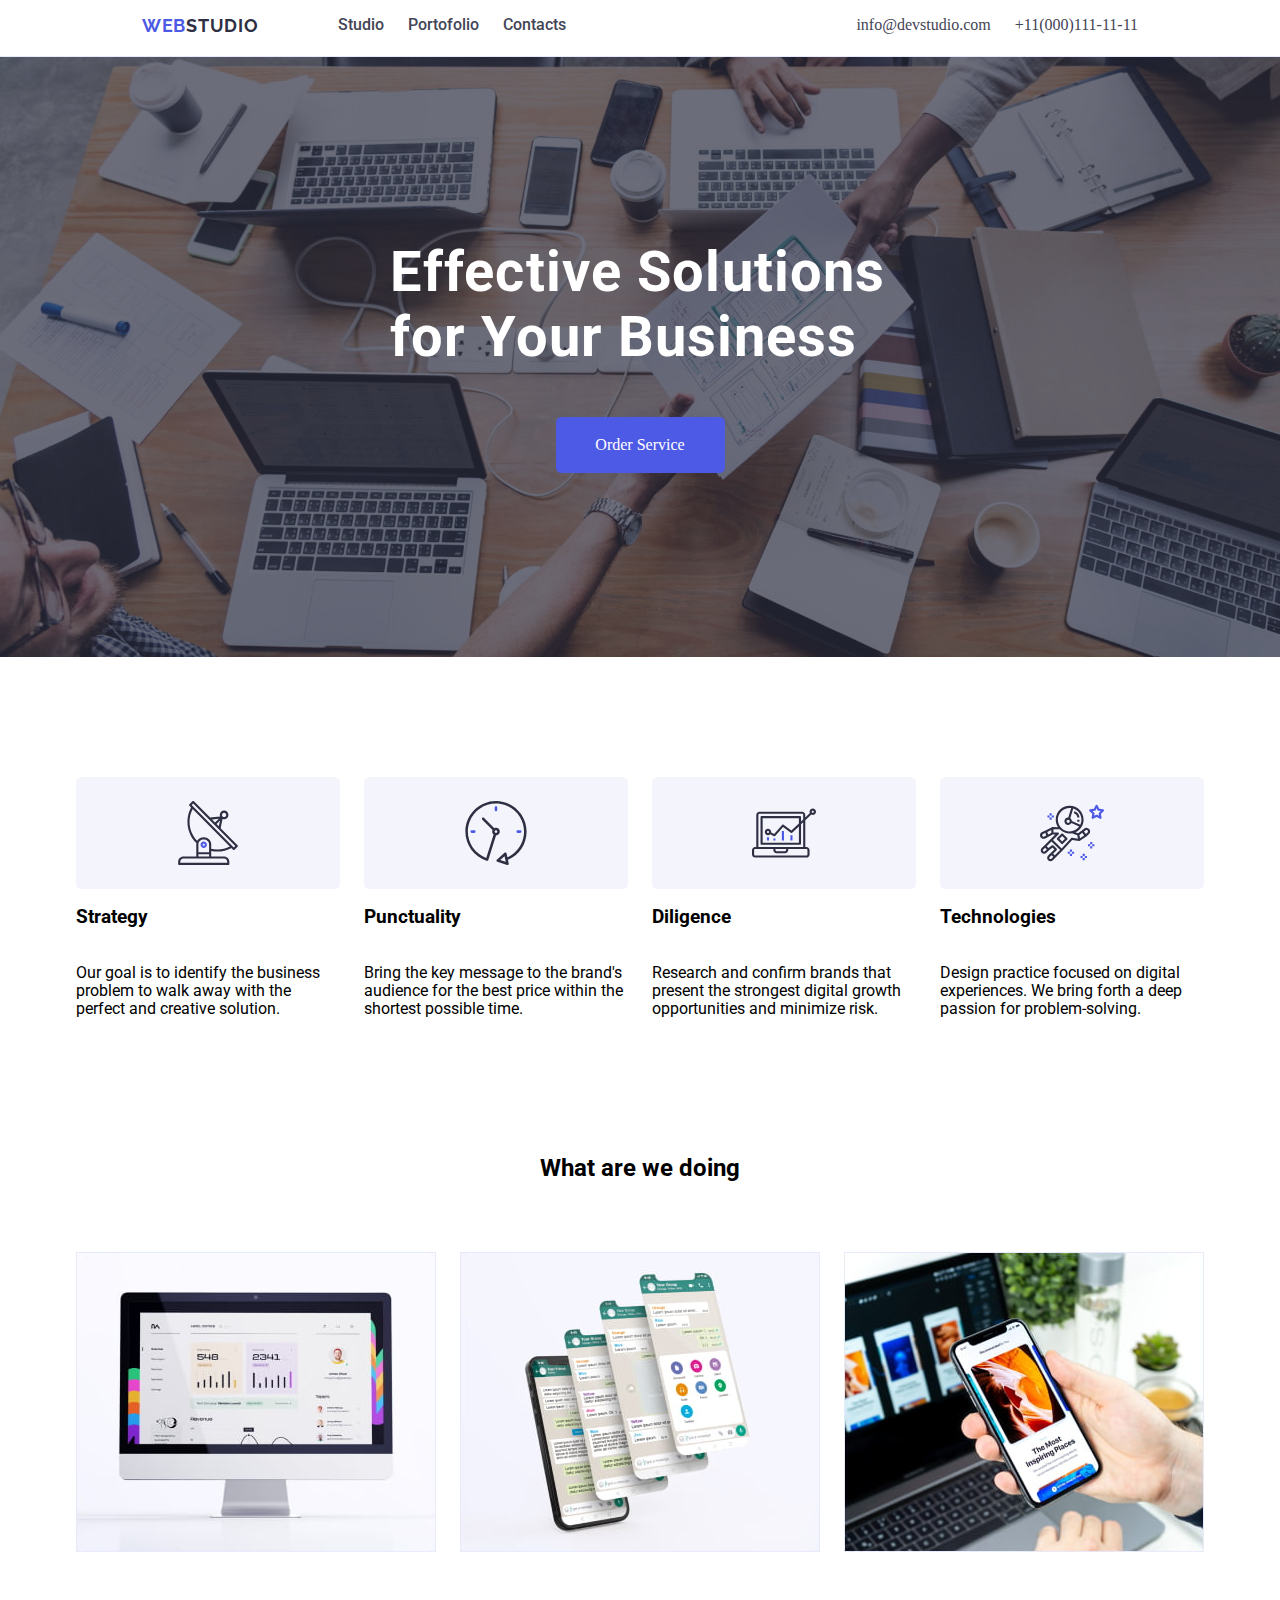
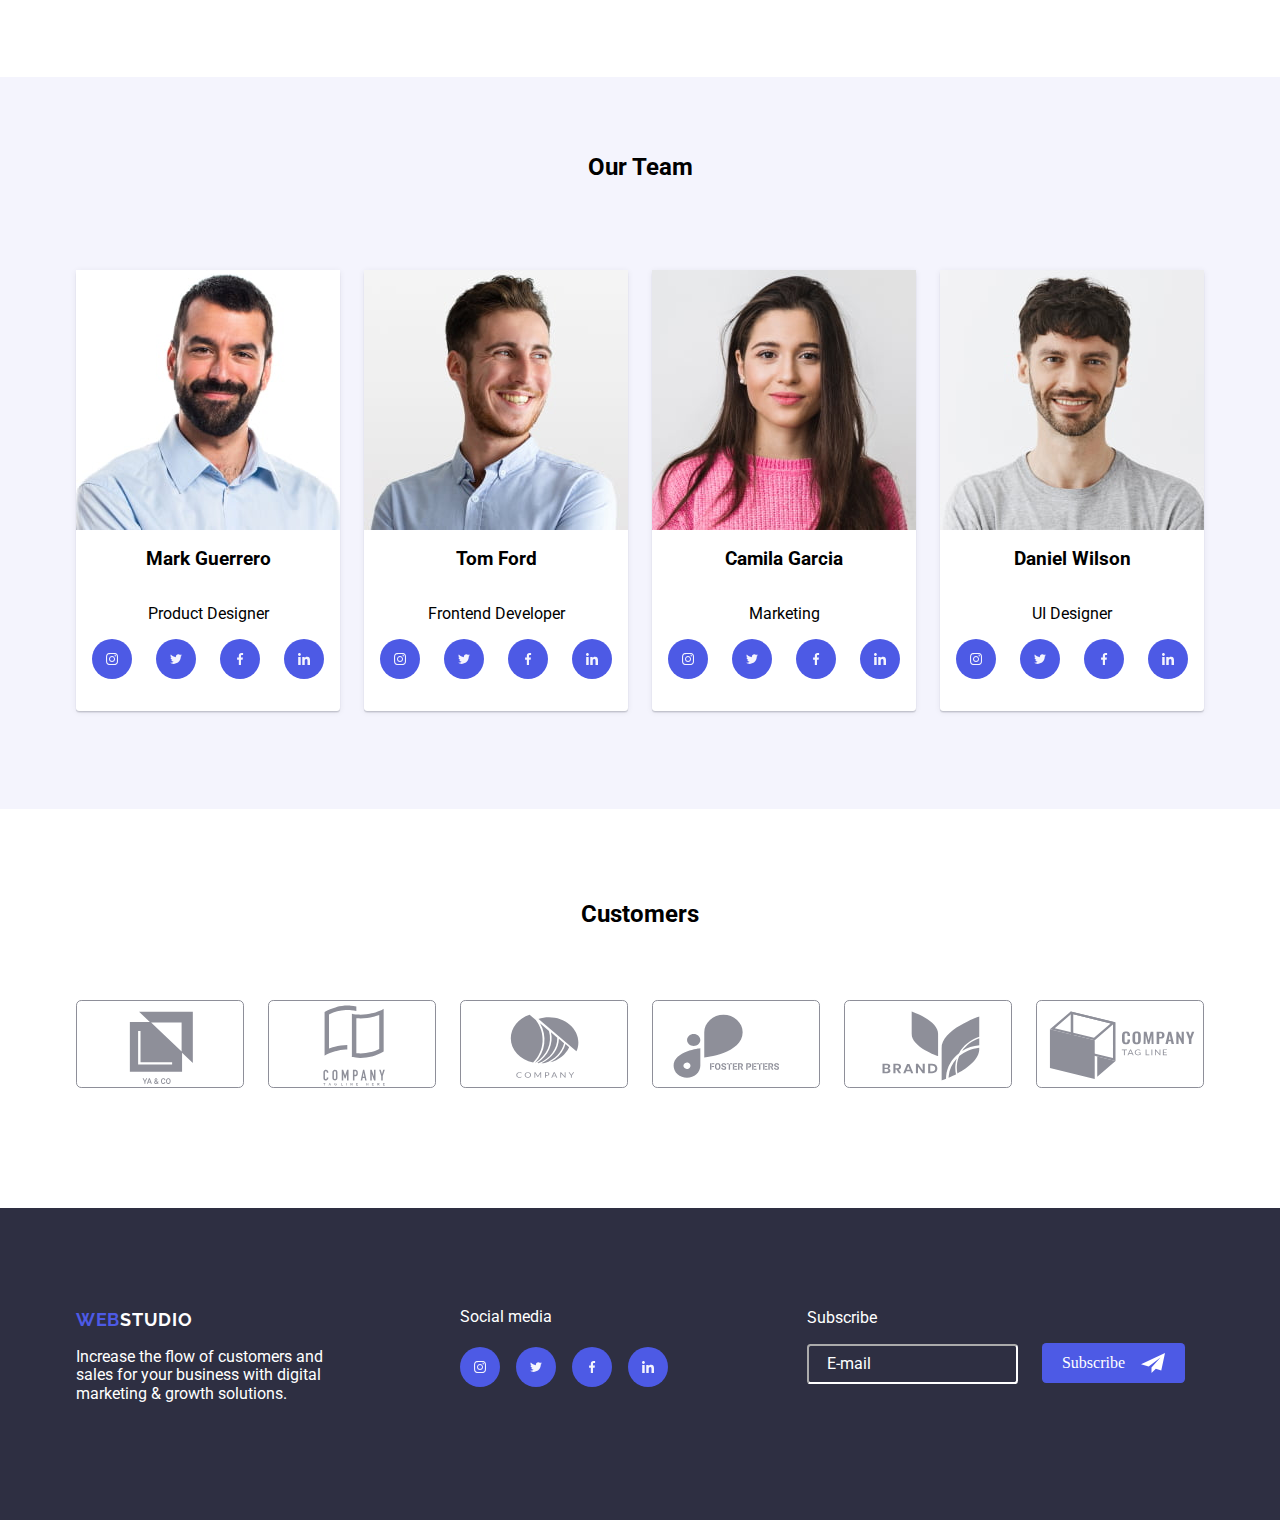
<file: index.html>
<!DOCTYPE html>
<html lang="en">

<head>
    <meta charset="UTF-8">
    <meta name="viewport" content="width=device-width, initial-scale=1.0">
    <title>Web Studio</title>
    <link rel="preconnect" href="https://fonts.googleapis.com">
    <link rel="preconnect" href="https://fonts.gstatic.com" crossorigin>
    <link
        href="https://fonts.googleapis.com/css2?family=Raleway:ital,wght@0,700;1,700&family=Roboto:wght@400;500;700;900&display=swap"
        rel="stylesheet">
    <link rel="stylesheet" href="./css/modern-normalize.css">
    <link rel="stylesheet" href="./css/styles.css">
</head>

<body>
    <!-- header -->
    <header class="header">
        <!-- Logo -->
        <a href="index.html" class="logo-link">
            <P class="logo"></P>
        </a>
        <!-- Nav-bar -->
        <nav class="header-links">
            <ul class="nav">
                <li><a class="nav" href="index.html">Studio</a></li>
                <li><a class="nav" href="portofolio.html">Portofolio</a></li>
                <li><a class="nav" href="contacts.html">Contacts</a></li>
            </ul>
        </nav>
        <ul>
            <li class="header-links contact-links contact-space">
                <!-- Mail -->
                <a href="mailto:info@devstudio.com" rel="noreferrer noopener nofollow"
                    class="contact-links">info@devstudio.com</a>
                <!-- Tel -->
                <a href="tel:+11(000)111-11-11" rel="noreferrer noopener nofollow"
                    class="contact-links">+11(000)111-11-11</a>
            </li>
        </ul>
    </header>
    <main>
        <!-- hero-section -->
        <section class="container">
            <div class="hero-section">
                <h1 class="hero-title">Effective Solutions for Your Business</h1>
                <button type="button" data-modal-open class="order-button order-service-btn ">Order
                    Service</button>
            </div>
            <div class="modal is-hidden" data-modal>
                <div class="modal-content">
                    <button class="close-btn" data-modal-close>&times;</button>
                    <h2 class="h2-modal">Leave your contacts and we will call you back</h2>
                    <form class="form-container" action="/submit_form" method="post">
                        <div class="form-elements border">
                            <label class="form-name" for="name">Name</label>
                            <svg class="icon-person">
                                <use href="./images/icons.svg#icon-person-black">
                                </use>
                            </svg>
                            <div class="border-imput">
                                <input class="form-name-imput" type="text" id="name" name="name" required>
                            </div>
                        </div>
                        <div class="form-elements border">
                            <label class="form-phone" for="phone">Phone</label>
                            <svg class="icon-phone">
                                <use href="./images/icons.svg#icon-phone-black">
                                </use>
                            </svg>
                            <div class="border-imput">
                                <input class="form-phone-imput" type="tel" id="phone" name="phone" required>
                            </div>
                        </div>
                        <div class="form-elements border">
                            <label class="form-email" for="email">Email</label>
                            <svg class="icon-email">
                                <use href="./images/icons.svg#icon-email-black">
                                </use>
                            </svg>
                            <div class="border-imput">
                                <input class="form-email-imput" type="email" id="email" name="email" required>
                            </div>
                        </div>
                        <div class="form-elements">
                            <label class="form-comment" for="comment">Comment</label>
                            <textarea class="from-comment-imput" id="comment" name="comment" rows="5"
                                placeholder="Text imput" required></textarea>
                        </div>
                        <div class="form-conditions form-elements">
                            <input class="imput-checkbox" type="checkbox" id="terms" name="terms" required>
                            <label class="label-terms" for="terms">I accept the terms and conditions of the <a
                                    class="label-terms" href="url">Privacy Policy </a></label>
                        </div>
                        <input class="submit-form" type="submit" value="Send">
                    </form>
                </div>
            </div>
        </section>
        <!-- Our-goals-section-->
        <section class="container">
            <div>
                <ul class="our-goals">
                    <li>
                        <div class="goals-container">
                            <svg width="64" height="64" class="goals-icons">
                                <use href="./images/icons.svg#icon-antenna">
                                </use>
                            </svg>
                        </div>
                        <h3>Strategy</h3>
                        <p>Our goal is to identify the business problem to walk away with the perfect and
                            creative
                            solution.</p>
                    </li>
                    <li>
                        <div class="goals-container">
                            <svg width="64" height="64" class="goals-icons">
                                <use href="./images/icons.svg#icon-clock">
                                </use>
                            </svg>
                        </div>
                        <h3>Punctuality</h3>
                        <p>Bring the key message to the brand's audience for the best price within the
                            shortest
                            possible time.</p>
                    </li>
                    <li>
                        <div class="goals-container">
                            <svg width="64" height="64" class="goals-icons">
                                <use href="./images/icons.svg#icon-diagram">
                                </use>
                            </svg>
                        </div>
                        <h3>Diligence</h3>
                        <p>Research and confirm brands that present the strongest digital growth opportunities and
                            minimize risk.</p>
                    </li>
                    <li>
                        <div class="goals-container">
                            <svg width="64" height="64" class="goals-icons">
                                <use href="./images/icons.svg#icon-astronaut">
                                </use>
                            </svg>
                        </div>
                        <h3>Technologies</h3>
                        <p>Design practice focused on digital experiences. We bring forth a deep passion for
                            problem-solving.</p>
                    </li>
                </ul>
            </div>
        </section>
        <!-- We-doing-section -->
        <section class="container we-doing">
            <div>
                <h2 class="we-doing-header">What are we doing</h2>
                <ul class="we-doing-list">
                    <li><img src="./images/img_1.jpg" width="360" height="300" alt="image_1"></li>
                    <li><img src="./images/img_2.jpg" width="360" height="300" alt="image_2"></li>
                    <li><img src="./images/img_3.jpg" width="360" height="300" alt="image_3"></li>
                </ul>
            </div>
        </section>
        <!-- Our-team-section -->
        <section class="container our-team-background">
            <div>
                <h2 class="our-team-header">Our Team</h2>
                <ul class="our-team">
                    <li class="our-team-card">
                        <img src="./images/img_mark.jpg" width="264" height="260" alt="Mark Guerrero">
                        <h3>Mark Guerrero</h3>
                        <p>Product Designer</p>
                        <div class="icon-list">
                            <a href="https://www.instagram.com/" target="_blank" rel="noopener noreferrer nofollow"
                                aria-label="instagram-link" class="icon">
                                <svg>
                                    <use href="./images/icons.svg#icon-instagram">
                                    </use>
                                </svg>
                            </a>
                            <a href="https://twitter.com/" target="_blank" rel="noopener noreferrer nofollow"
                                aria-label="twitter-link" class="icon">
                                <svg>
                                    <use href="./images/icons.svg#icon-twitter">
                                    </use>
                                </svg>
                            </a>
                            <a href="https://www.facebook.com/" target="_blank" rel="noopener noreferrer nofollow"
                                aria-label="facebook-link" class=" icon">
                                <svg>
                                    <use href="./images/icons.svg#icon-facebook">
                                    </use>
                                </svg>
                            </a>
                            <a href="https://www.linkedin.com/" target="_blank" rel="noopener noreferrer nofollow"
                                aria-label="linkedin-link" class="icon">
                                <svg>
                                    <use href="./images/icons.svg#icon-linkedin">
                                    </use>
                                </svg>
                            </a>
                        </div>
                    </li>
                    <li class="our-team-card">
                        <img src="./images/img_tom.jpg" width="264" height="260" alt="Tom Ford">
                        <h3>Tom Ford</h3>
                        <p>Frontend Developer</p>
                        <div class="icon-list">
                            <a href="https://www.instagram.com/" target="_blank" rel="noopener noreferrer nofollow"
                                aria-label="instagram-link" class="icon">
                                <svg>
                                    <use href="./images/icons.svg#icon-instagram">
                                    </use>
                                </svg>
                            </a>
                            <a href="https://twitter.com/" target="_blank" rel="noopener noreferrer nofollow"
                                aria-label="twitter-link" class="icon">
                                <svg>
                                    <use href="./images/icons.svg#icon-twitter">
                                    </use>
                                </svg>
                            </a>
                            <a href="https://www.facebook.com/" target="_blank" rel="noopener noreferrer nofollow"
                                aria-label="facebook-link" class=" icon">
                                <svg>
                                    <use href="./images/icons.svg#icon-facebook">
                                    </use>
                                </svg>
                            </a>
                            <a href="https://www.linkedin.com/" target="_blank" rel="noopener noreferrer nofollow"
                                aria-label="linkedin-link" class="icon">
                                <svg>
                                    <use href="./images/icons.svg#icon-linkedin">
                                    </use>
                                </svg>
                            </a>
                        </div>
                    </li>
                    <li class="our-team-card"><img src="./images/img_camila.jpg" width="264" height="260"
                            alt="Camila Garcia">
                        <h3>Camila Garcia</h3>
                        <p>Marketing</p>
                        <div class="icon-list">
                            <a href="https://www.instagram.com/" target="_blank" rel="noopener noreferrer nofollow"
                                aria-label="instagram-link" class="icon">
                                <svg>
                                    <use href="./images/icons.svg#icon-instagram">
                                    </use>
                                </svg>
                            </a>
                            <a href="https://twitter.com/" target="_blank" rel="noopener noreferrer nofollow"
                                aria-label="twitter-link" class="icon">
                                <svg>
                                    <use href="./images/icons.svg#icon-twitter">
                                    </use>
                                </svg>
                            </a>
                            <a href="https://www.facebook.com/" target="_blank" rel="noopener noreferrer nofollow"
                                aria-label="facebook-link" class=" icon">
                                <svg>
                                    <use href="./images/icons.svg#icon-facebook">
                                    </use>
                                </svg>
                            </a>
                            <a href="https://www.linkedin.com/" target="_blank" rel="noopener noreferrer nofollow"
                                aria-label="linkedin-link" class="icon">
                                <svg>
                                    <use href="./images/icons.svg#icon-linkedin">
                                    </use>
                                </svg>
                            </a>
                        </div>
                    </li>
                    <li class="our-team-card"><img src="./images/img_daniel.jpg" width="264" height="260"
                            alt="Daniel Wilson">
                        <h3>Daniel Wilson</h3>
                        <p>UI Designer</p>
                        <div class="icon-list">
                            <a href="https://www.instagram.com/" target="_blank" rel="noopener noreferrer nofollow"
                                aria-label="instagram-link" class="icon">
                                <svg>
                                    <use href="./images/icons.svg#icon-instagram">
                                    </use>
                                </svg>
                            </a>
                            <a href="https://twitter.com/" target="_blank" rel="noopener noreferrer nofollow"
                                aria-label="twitter-link" class="icon">
                                <svg>
                                    <use href="./images/icons.svg#icon-twitter">
                                    </use>
                                </svg>
                            </a>
                            <a href="https://www.facebook.com/" target="_blank" rel="noopener noreferrer nofollow"
                                aria-label="facebook-link" class=" icon">
                                <svg>
                                    <use href="./images/icons.svg#icon-facebook">
                                    </use>
                                </svg>
                            </a>
                            <a href="https://www.linkedin.com/" target="_blank" rel="noopener noreferrer nofollow"
                                aria-label="linkedin-link" class="icon">
                                <svg>
                                    <use href="./images/icons.svg#icon-linkedin">
                                    </use>
                                </svg>
                            </a>
                        </div>
                    </li>
                </ul>
            </div>
        </section>
        <section class="container">
            <div class="clients-container">
                <h2 class="customers-title">Customers</h2>
                <div class="clients-logo-list">
                    <svg class="icon" width="104" height="56">
                        <use href="./images/icons.svg#icon-Logo-1">
                        </use>
                    </svg>
                    <svg class="icon" width="104" height="56">
                        <use href="./images/icons.svg#icon-Logo-2">
                        </use>
                    </svg>
                    <svg class=" icon" width="104" height="56">
                        <use href="./images/icons.svg#icon-Logo-3">
                        </use>
                    </svg>
                    <svg class="icon" width="104" height="56">
                        <use href="./images/icons.svg#icon-Logo-4">
                        </use>
                    </svg>
                    <svg class="icon" width="104" height="56">
                        <use href="./images/icons.svg#icon-Logo-5">
                        </use>
                    </svg>
                    <svg class="icon" width="104" height="56">
                        <use href="./images/icons.svg#icon-Logo-6">
                        </use>
                    </svg>
                </div>
            </div>
        </section>
    </main>
    <!-- Footer -->
    <div class="container footer-content">
        <footer class="footer">
            <div class="footer-first-container">
                <a href="index.html" class="logo-link">
                    <P class="logo logo-footer"></P>
                </a>
                <p>Increase the flow of customers and sales for your business with digital
                    marketing & growth
                    solutions. </p>
            </div>
            <div class="social-media">
                <p class="social-mediaheader">Social media</p>
                <div class="social-content">
                    <div class="icon-list footer-icon-list">
                        <a href="https://www.instagram.com/" target="_blank" rel="noopener noreferrer nofollow"
                            aria-label="instagram-link" class="icon footer-icon">
                            <svg>
                                <use href="./images/icons.svg#icon-instagram">
                                </use>
                            </svg>
                        </a>
                        <a href="https://twitter.com/" target="_blank" rel="noopener noreferrer nofollow"
                            aria-label="twitter-link" class="icon footer-icon">
                            <svg>
                                <use href="./images/icons.svg#icon-twitter">
                                </use>
                            </svg>
                        </a>
                        <a href="https://www.facebook.com/" target="_blank" rel="noopener noreferrer nofollow"
                            aria-label="facebook-link" class=" icon footer-icon">
                            <svg>
                                <use href="./images/icons.svg#icon-facebook">
                                </use>
                            </svg>
                        </a>
                        <a href="https://www.linkedin.com/" target="_blank" rel="noopener noreferrer nofollow"
                            aria-label="linkedin-link" class="icon">
                            <svg>
                                <use href="./images/icons.svg#icon-linkedin">
                                </use>
                            </svg>
                        </a>
                    </div>
                </div>
            </div>
            <form class="Subscribe-footer">
                <label class="subscribe-label">
                    <p>Subscribe</p>
                    <input class="imput-email" type="email" name="email" required placeholder="E-mail">
                </label>
                <button class="button-footer" type="submit"> Subscribe
                    <svg class="icon-Frame-3">
                        <use href="./images/icons.svg#icon-Frame-3">
                        </use>
                    </svg>
                </button>
            </form>
        </footer>
    </div>
    <script src="./js/modal.js"></script>
</body>

</html>
</file>
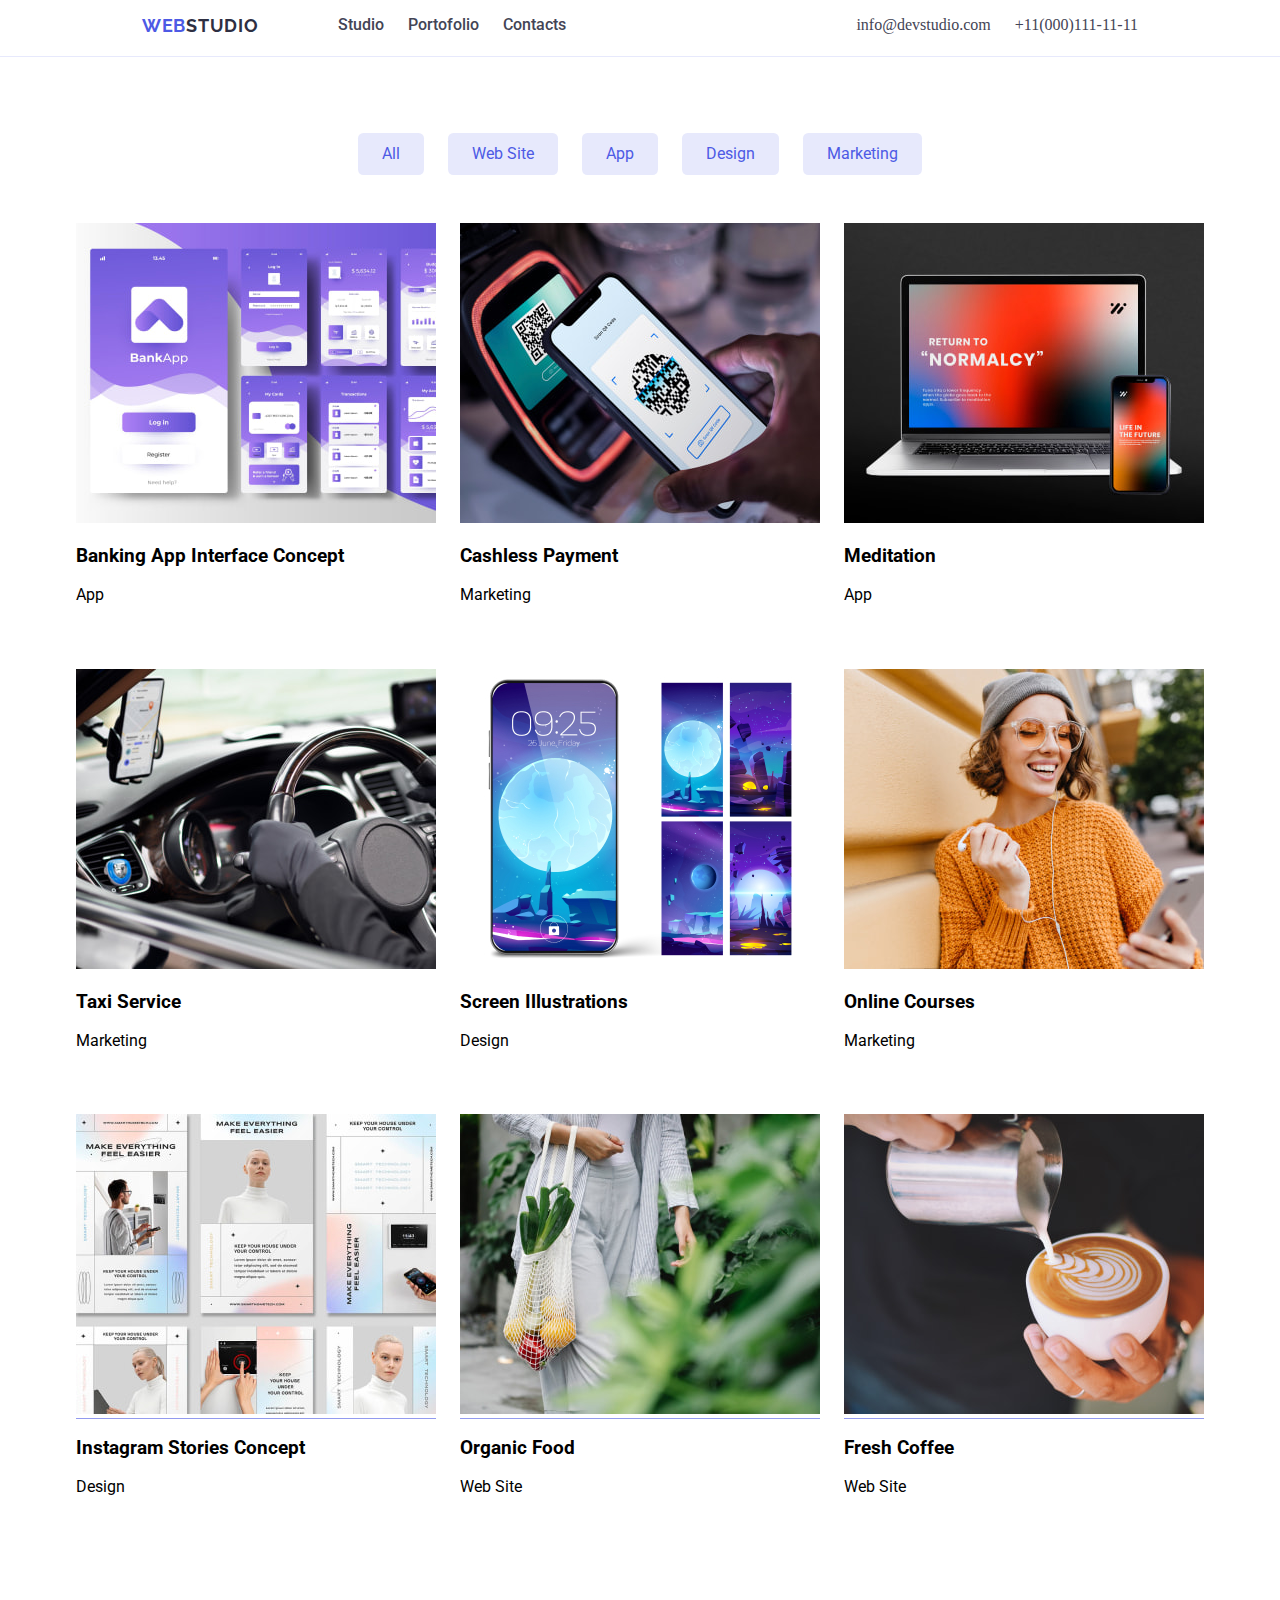
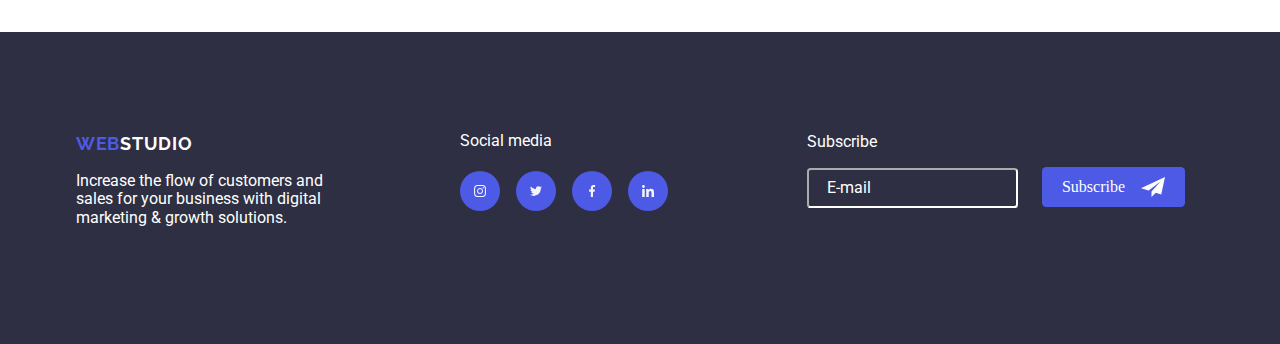
<file: portofolio.html>
<!DOCTYPE html>
<html lang="en">

<head>
    <meta charset="UTF-8">
    <meta name="viewport" content="width=device-width, initial-scale=1.0">
    <title>Document</title>
    <link rel="preconnect" href="https://fonts.googleapis.com">
    <link rel="preconnect" href="https://fonts.gstatic.com" crossorigin>
    <link
        href="https://fonts.googleapis.com/css2?family=Raleway:ital,wght@0,700;1,700&family=Roboto:wght@400;500;700;900&display=swap"
        rel="stylesheet">
    <link rel="stylesheet" href="./css/modern-normalize.css">
    <link rel="stylesheet" href="./css/styles.css">
</head>

<body>
    <!-- header -->
    <header class="header">
        <!-- Logo -->
        <a href="index.html" class="logo-link">
            <P class="logo"></P>
        </a>
        <!-- Nav-bar -->
        <nav class="header-links">
            <ul class="nav">
                <li>
                    <a class="nav" href="index.html">Studio</a>
                </li>
                <li><a class="nav" href="portofolio.html">Portofolio</a></li>
                <li><a class="nav" href="contacts.html">Contacts</a></li>
            </ul>
        </nav>
        <ul>
            <li class="header-links contact-links contact-space">
                <!-- Mail -->
                <a href="mailto:info@devstudio.com" rel="noreferrer noopener nofollow"
                    class="contact-links">info@devstudio.com</a>
                <!-- Tel -->
                <a href="tel:+11(000)111-11-11" rel="noreferrer noopener nofollow"
                    class="contact-links">+11(000)111-11-11</a>
            </li>
        </ul>
    </header>
    <main>
        <!-- Filters-section -->
        <section class="container">
            <ul class="Filters-buttons">
                <li><button type="button" class="button">All</button></li>
                <li><button type="button" class="button">Web Site</button></li>
                <li><button type="button" class="button">App</button></li>
                <li><button type="button" class="button">Design</button></li>
                <lI><button type="button" class="button">Marketing</button></lI>
            </ul>
        </section>
        <!-- Portofolio-section -->
        <section class="container">
            <ul>
                <div class="portofolio-cards">
                    <ul class="portofolio-elements">
                        <li class="portofolio-list">
                            <div class="box">
                                <img src="./images/Banking App Interface Concept.jpg" width="360" height="300"
                                    alt="Banking App Interface Concept">
                                <div class="overlay">
                                    <p>14 Stylish and User-Friendly App Design Concepts· Task Manager App
                                        · Calorie Tracker App · Exotic Fruit Ecommerce App · Cloud Storage App </p>
                                </div>
                            </div>
                            <h3>Banking App Interface Concept</h3>
                            <p>App</p>
                        </li>
                        <ul class="portofolio-elements">
                            <li class="portofolio-list">
                                <div class="box">
                                    <img src="./images/Cashless Payment.jpg" width="360" height="300"
                                        alt="Cashless Payment">
                                    <div class="overlay">
                                        <p>14 Stylish and User-Friendly App Design Concepts· Task Manager App
                                            · Calorie Tracker App · Exotic Fruit Ecommerce App · Cloud Storage App </p>
                                    </div>
                                </div>
                                <h3>Cashless Payment</h3>
                                <p>Marketing</p>
                            </li>
                            <li class="portofolio-list">
                                <div class="box">
                                    <img src="./images/Meditation App.jpg" width="360" height="300" alt="Meditation">
                                    <div class="overlay">
                                        <p>14 Stylish and User-Friendly App Design Concepts· Task Manager App
                                            · Calorie Tracker App · Exotic Fruit Ecommerce App · Cloud Storage App </p>
                                    </div>
                                </div>
                                <h3>Meditation</h3>
                                <p>App</p>
                            </li>
                        </ul>
                </div>
                <div class="portofolio-cards">
                    <ul class="portofolio-elements">
                        <li class="portofolio-list">
                            <div class="box">
                                <img src="./images/Taxi Service.jpg" width="360" height="300" alt="Taxi Service">
                                <div class="overlay">
                                    <p>14 Stylish and User-Friendly App Design Concepts· Task Manager App
                                        · Calorie Tracker App · Exotic Fruit Ecommerce App · Cloud Storage App </p>
                                </div>
                            </div>
                            <h3>Taxi Service</h3>
                            <p>Marketing</p>
                        </li>
                        <li class="portofolio-list">
                            <div class="box">
                                <img src="./images/Screen Illustrations.jpg" width="360" height="300"
                                    alt="Screen Illustrations">
                                <div class="overlay">
                                    <p>14 Stylish and User-Friendly App Design Concepts· Task Manager App
                                        · Calorie Tracker App · Exotic Fruit Ecommerce App · Cloud Storage App </p>
                                </div>
                            </div>
                            <h3>Screen Illustrations</h3>
                            <p>Design</p>
                        </li>
                        <li class="portofolio-list">
                            <div class="box">
                                <img src="./images/Online Courses.jpg" width="360" height="300" alt="Online Courses">
                                <div class="overlay">
                                    <p>14 Stylish and User-Friendly App Design Concepts· Task Manager App
                                        · Calorie Tracker App · Exotic Fruit Ecommerce App · Cloud Storage App </p>
                                </div>
                            </div>
                            <h3>Online Courses</h3>
                            <p>Marketing</p>
                        </li>
                    </ul>
                </div>
                <div class="portofolio-cards card-trei">
                    <ul class="portofolio-elements">
                        <li class="portofolio-list">
                            <div class="box">
                                <img src="./images/Instagram Stories Concept.jpg" width="360" height="300"
                                    alt="Instagram Stories Concept">
                                <div class="overlay">
                                    <p>14 Stylish and User-Friendly App Design Concepts· Task Manager App
                                        · Calorie Tracker App · Exotic Fruit Ecommerce App · Cloud Storage App </p>
                                </div>
                            </div>
                            <h3>Instagram Stories Concept</h3>
                            <p>Design</p>
                        </li>
                        <li class="portofolio-list">
                            <div class="box">
                                <img src="./images\Organic Food.jpg" width="360" height="300" alt="Organic Food">
                                <div class="overlay">
                                    <p>14 Stylish and User-Friendly App Design Concepts· Task Manager App
                                        · Calorie Tracker App · Exotic Fruit Ecommerce App · Cloud Storage App </p>
                                </div>
                            </div>
                            <h3>Organic Food</h3>
                            <p>Web Site</p>
                        </li>
                        <li class="portofolio-list">
                            <div class="box">
                                <img src="./images/Fresh Coffee.jpg" width="360" height="300" alt="Fresh Coffee">
                                <div class="overlay">
                                    <p>14 Stylish and User-Friendly App Design Concepts· Task Manager App
                                        · Calorie Tracker App · Exotic Fruit Ecommerce App · Cloud Storage App </p>
                                </div>
                            </div>
                            <h3>Fresh Coffee</h3>
                            <p>Web Site</p>
                        </li>
                    </ul>
                </div>
            </ul>
        </section>
    </main>
    <!-- Footer -->
    <div class="container footer-content">
        <footer class="footer">
            <div class="footer-first-container">
                <a href="index.html" class="logo-link">
                    <P class="logo logo-footer"></P>
                </a>
                <p>Increase the flow of customers and sales for your business with digital
                    marketing & growth
                    solutions. </p>
            </div>
            <div class="social-media">
                <p class="social-mediaheader">Social media</p>
                <div class="social-content">
                    <div class="icon-list footer-icon-list">
                        <a href="https://www.instagram.com/" target="_blank" rel="noopener noreferrer nofollow"
                            aria-label="instagram-link" class="icon footer-icon">
                            <svg>
                                <use href="./images/icons.svg#icon-instagram">
                                </use>
                            </svg>
                        </a>
                        <a href="https://twitter.com/" target="_blank" rel="noopener noreferrer nofollow"
                            aria-label="twitter-link" class="icon footer-icon">
                            <svg>
                                <use href="./images/icons.svg#icon-twitter">
                                </use>
                            </svg>
                        </a>
                        <a href="https://www.facebook.com/" target="_blank" rel="noopener noreferrer nofollow"
                            aria-label="facebook-link" class=" icon footer-icon">
                            <svg>
                                <use href="./images/icons.svg#icon-facebook">
                                </use>
                            </svg>
                        </a>
                        <a href="https://www.linkedin.com/" target="_blank" rel="noopener noreferrer nofollow"
                            aria-label="linkedin-link" class="icon">
                            <svg>
                                <use href="./images/icons.svg#icon-linkedin">
                                </use>
                            </svg>
                        </a>
                    </div>
                </div>
            </div>
            <form class="Subscribe-footer">
                <label class="subscribe-label">
                    <p>Subscribe</p>
                    <input class="imput-email" type="email" name="email" required placeholder="E-mail" />
                </label>
                <button class="button-footer" type="submit"> Subscribe
                    <svg class="icon-Frame-3">
                        <use href="./images/icons.svg#icon-Frame-3">
                        </use>
                    </svg>
                </button>
            </form>
        </footer>
    </div>
</body>

</html>
</file>
<file: css/styles.css>
*,
*::before,
*::after {
  box-sizing: border-box;
  outline: none;
}
/* Color variables */
:root {
  --logo-before: #4d5ae5;
  --logo-after: #2e2f42;
  --logo-footer-after: #ffffff;
  --header-links-focus-hover-active: #4d5ae5;
  --header-background: #ffffff;
  --hero-title: #ffffff;
  --main-background: #ffffff;
  --order-button-background-color: #4d5ae5;
  --button-hover-focus: #404bbf;
  --footer-text: #ffffff;
  --filter-button-background: #e7e9fc;
  --filter-button-text: #4d5ae5;
  --filter-button-text-hover: #ffffff;
  --footer-background: #2e2f42;
  --Valid-fields-Success-messages-color: #31d0aa;
  --Body-text-color: #434455;
  --Helper-text-Deemphasized-text-color: #8e8f99;
  --team-cards-background: #f4f4fd;
  --Modal-background-color: #fcfcfc;
  --hero-image-background: rgba(46, 47, 66, 0.7);
  --icons-color-hover: #404bbf;
  --we-doing-background: #f4f4fd;
  --portofolio-cards-overlay: #4d5ae5;
  --modal-background-btn-color: #e7e9fc;
  --modal-background-coor: rgba(46, 47, 66, 0.4);
  --button-color-filters: #404bbf;
  --accent-color-filters: #e7e9fc;
  --footer-hover-icons: #31d0aa;
  --close-button-border: #4b494a3b;
  --navi-blue: #2e2f42;
  --light-slate: rgba(142, 143, 153, 1);
  --transitions: 250ms cubic-bezier(0.4, 0, 0.2, 1);
  --font-family-roboto: "Roboto", normal, sans-serif;
  --font-family-raleway: "Raleway", bold, sans-serif;
}
p,
h1,
h2,
h3,
h4,
h5,
h6 {
  font-family: var(--font-family-roboto);
}
/* Header */
.logo::before {
  content: "web";
  color: var(--logo-before);
  font-family: var(--font-family-raleway);
  font-weight: 700;
}
.logo::after {
  content: "studio";
  color: var(--logo-after);
  font-family: var(--font-family-raleway);
  font-weight: 700;
}
.logo {
  display: flex;
  justify-content: center;
  margin-right: 40px;
  margin-top: 14px;
}
.logo-link {
  display: flex;
  flex-wrap: wrap;
  font-family: "raleway", sans-serif;
  font-size: 18px;
  font-weight: 700;
  line-height: 1.3125em;
  letter-spacing: 0.04em;
  text-transform: uppercase;
  text-decoration: none;
}
.nav {
  font-family: var(--font-family-roboto);
  font-weight: 500;
  display: flex;
  flex-wrap: wrap;
  gap: 24px;
  justify-content: center;
}
.nav::after,
.nav:focus,
.nav:hover {
  text-underline-offset: 20px;
}
.header-links a:hover,
.header-links a:focus {
  text-decoration: underline;
  color: var(--header-links-focus-hover-active);
  transition: var(--transitions);
}
.header-links a:active {
  color: var(--header-links-focus-hover-active);
}
.header-links a {
  text-decoration: none;
  color: var(--Body-text-color);
}
.header {
  background-color: var(--header-background);
  display: flex;
  flex-wrap: wrap;
  justify-content: center;
  border-style: none none solid;
  border-width: thin;
  border-color: var(--filter-button-background);
}
.contact-links {
  display: flex;
  flex-wrap: wrap;
  gap: 24px;
}
.contact-space {
  margin-inline-start: 250px;
}
/* Body */
.body {
  font-family: "Roboto", sans-serif;
  color: var(--Body-text-color);
  font-weight: 400;
  size: 16px;
  line-height: 24px;
  letter-spacing: 2%;
}
.container ul {
  padding-left: 0%;
}
ul {
  list-style-type: none;
}
/* Hero section */
.hero-section {
  display: flex;
  background-image: url("../images/people-office.jpg");
  background-size: cover;
  justify-content: center;
  min-height: 37.5em;
  align-items: center;
  flex-direction: column;
  position: relative;
  width: 100%;
}
.hero-section::before {
  content: "";
  background-color: var(--hero-image-background);
  background-size: cover;
  position: absolute;
  top: 0px;
  right: 0px;
  bottom: 0px;
  left: 0px;
  z-index: 0;
}
.hero-title {
  display: flex;
  margin: auto;
  margin-bottom: 24px;
  justify-content: center;
  align-items: center;
  max-width: 500px;
  color: var(--hero-title);
  letter-spacing: 0.02em;
  font-size: 56px;
  z-index: 1;
}
.order-button {
  margin: auto;
  margin-top: 24px;
  background-color: var(--order-button-background-color);
  color: var(--hero-title);
  display: flex;
  border: 0cap;
  border-radius: 0.6lvh;
  width: 169px;
  height: 56px;
  justify-content: center;
  align-items: center;
  z-index: 1;
}
.order-button:hover,
.order-button:focus {
  cursor: pointer;
  position: relative;
  background-color: var(--button-hover-focus);
  transition: var(--transitions);
}
/* modal style*/
.is-hidden {
  visibility: hidden;
  transform: scale(1.1);
}
.modal {
  position: fixed;
  top: 0;
  left: 0;
  width: 100%;
  height: 100%;
  display: flex;
  justify-content: center;
  align-items: center;
  z-index: 2;
  background-color: var(--modal-background-coor);
  transition: transform var(--transitions);
}
.modal-content {
  margin: 0 auto;
  padding: 24px;
  background-color: var(--header-background);
  width: 408px;
  height: 584px;
  position: relative;
  border-radius: 4px;
  box-shadow: 0 2px 1px 0 rgba(0, 0, 0, 0.2), 0 1px 3px 0 rgba(0, 0, 0, 0.12),
    0 1px 1px 0 rgba(0, 0, 0, 0.14);
  margin-top: 8px;
}
.close-btn {
  background-color: var(--modal-background-btn-color);
  border-radius: 50%;
  position: absolute;
  top: 24px;
  right: 24px;
  border: 1px solid var(--close-button-border);
  transition: transform var(--transitions);
}
.close-btn:hover {
  background-color: var(--button-color-filters);
  color: var(--Modal-background-color);
  cursor: pointer;
  transform: scale(1.5);
}
/* Modal content */
.icon-person,
.icon-phone,
.icon-email {
  display: inline-block;
  margin-top: 28px;
  margin-left: 15px;
  position: absolute;
  width: 1.2em;
  height: 1.2em;
  stroke-width: 0;
  stroke: currentColor;
  fill: currentColor;
}
.form-container {
  display: flex;
  flex-direction: column;
}
.h2-modal,
.form-elements {
  display: flex;
  flex-direction: column;
}
.form-conditions {
  flex-direction: row;
  margin: auto;
  font-size: small;
  gap: 5px;
  margin-bottom: 24px;
}
.h2-modal {
  display: flex;
  margin: auto;
  justify-content: center;
  align-items: center;
  color: var(--navi-blue);
  font-weight: 500;
  font-size: medium;
  margin-top: 50px;
  letter-spacing: 0.5px;
  margin-bottom: 15px;
}
.form-name,
.form-phone,
.form-email,
.form-conditions,
.form-comment,
.form-comment::placeholder {
  color: var(--light-slate);
}
.imput-checkbox {
  display: flex;
  justify-content: center;
  align-items: center;
  height: 15px;
  width: 15px;
  border-radius: 0cap;
  margin-top: 16px;
}
.label-terms {
  margin-top: 16px;
}
.submit-form {
  display: flex;
  border: none;
  margin: auto;
  border-radius: 0.4cap;
  justify-content: center;
  align-items: center;
  padding: 20px;
  background-color: var(--button-color-filters);
  color: var(--filter-button-text-hover);
  width: 170px;
}
.submit-form:hover,
.submit-form:focus {
  background-color: var(--header-links-focus-hover-active);
  transition: background-color 250ms cubic-bezier(0.4, 0, 0.2, 1);
}
.border:focus-within,
.border-imput:focus-within {
  color: var(--button-color-filters);
}
.from-comment-imput:focus {
  border-color: var(--button-color-filters);
}
.form-name-imput,
.form-phone-imput,
.form-email-imput {
  display: flex;
  margin-bottom: 10px;
  height: 35px;
  color: var(--light-slate);
  margin-left: 40px;
  border: none;
}
.border-imput {
  border-radius: 0.5ch;
  outline: solid 0.5px;
  height: 40px;
  color: var(--light-slate);
  margin-bottom: 5px;
}
.border-comment {
  display: flex;
}
.from-comment-imput {
  border-style: solid;
  border-color: var(--light-slate);
  border-radius: 0.5ch;
  resize: none;
}
.border:hover,
.border:focus,
.border-imput:hover,
.border-imput:focus {
  color: var(--button-color-filters);
}
.from-comment-imput:hover {
  border-color: var(--button-color-filters);
}

/* Our goals */
.our-goals {
  display: flex;
  justify-content: center;
  gap: 24px;
  max-width: 1128px;
  margin: auto;
  margin-top: 120px;
  flex-wrap: wrap;
}
.goals-container {
  display: flex;
  justify-content: center;
  align-items: center;
  width: 264px;
  height: 112px;
  background-color: var(--we-doing-background);
  border-radius: 0.5cap;
}
.our-goals li {
  display: flex;
  flex-direction: column;
  justify-content: center;
  max-width: 264px;
  margin: auto;
}
/* We doing */
.we-doing,
.we-doing-list,
.we-doing-header {
  display: flex;
  margin: auto;
  flex-direction: row;
  justify-content: center;
  align-items: center;
  gap: 24px;
  flex-wrap: wrap;
}
.we-doing-header {
  margin-top: 120px;
  margin-bottom: 70px;
}
.we-doing-list {
  margin-bottom: 120px;
}
/* Our team */
.our-team-background {
  min-height: 45.75em;
  display: flex;
  justify-content: center;
  align-items: center;
  background-color: var(--team-cards-background);
}
.our-team-header {
  display: flex;
  align-items: center;
  justify-content: center;
  margin: auto;
  max-width: 144opx;
}
.our-team {
  display: flex;
  padding-top: 72px;
  gap: 24px;
  margin-bottom: 0px;
  flex-wrap: wrap;
  padding-bottom: 20px;
  justify-content: center;
}
.our-team-card {
  display: flex;
  flex-direction: column;
  align-items: center;
  background-color: var(--main-background);
  border-radius: 0.3cap;
  box-shadow: 0 2px 1px 0 rgba(46, 47, 66, 0.08),
    0 1px 1px 0 rgba(46, 47, 66, 0.16), 0 1px 6px 0 rgba(46, 47, 66, 0.08);
}
.icon-list {
  display: flex;
  gap: 24px;
  justify-content: center;
  align-items: center;
  margin-bottom: 32px;
}
.icon-list .icon svg {
  width: 12px;
  height: 12px;
}
.icon-list .icon {
  width: 40px;
  height: 40px;
  background-color: var(--order-button-background-color);
  border-radius: 50%;
  display: flex;
  justify-content: center;
  align-items: center;
  margin: auto;
}
.icon-list .icon:hover,
.icon-list .icon:focus {
  background-color: var(--icons-color-hover);
  transition: var(--transitions);
}
/* customer section */
.clients-container {
  display: flex;
  margin: auto;
  max-width: 1128px;
  flex-direction: column;
  justify-content: center;
  align-items: center;
  padding-top: 72px;
  fill: var(--Helper-text-Deemphasized-text-color);
}
svg.icon:hover,
svg.icon:active {
  fill: var(--button-hover-focus);
  cursor: pointer;
  border-color: var(--button-hover-focus);
  transition: var(--transitions);
}
.clients-logo-list {
  display: flex;
  margin: auto;
  justify-content: center;
  align-items: center;
  padding-bottom: 120px;
  gap: 24px;
  flex-wrap: wrap;
  margin-top: 52px;
}
.clients-logo-list .icon {
  width: 168px;
  height: 88px;
  border: solid 1.5px;
  border-color: var(--Helper-text-Deemphasized-text-color);
  border-radius: 0.5cap;
}
/* footer content */
.logo-footer::after {
  content: "studio";
  color: var(--logo-footer-after);
  font-family: var(--font-family-raleway);
  font-weight: 700;
}
.logo-footer {
  display: flex;
  margin: 0%;
}
.footer-content {
  min-height: 19.5em;
  background-color: var(--footer-background);
}
.footer {
  display: flex;
  color: var(--footer-text);
  gap: 120px;
  margin: auto;
  max-width: 1128px;
  flex-wrap: wrap;
}
.social-media,
.footer-first-container {
  display: flex;
  flex-direction: column;
  padding-top: 100px;
  flex-wrap: wrap;
}
.social-mediaheader {
  display: flex;
  margin: 0%;
  margin-bottom: 20px;
}
.footer-first-container {
  max-width: 264px;
}
.social-media {
  display: flex;
  max-width: 208px;
}
.social-content {
  display: flex;
}
.footer-icon-list {
  gap: 16px;
}
/* subscribe footer */
.Subscribe-footer {
  display: flex;
  flex-direction: row;
  margin: auto;
}
.imput-email {
  font-family: var(--font-family-roboto);
  display: flex;
  margin: auto;
  background-color: var(--footer-background);
  border-radius: 0.4ch;
  height: 40px;
  border-color: #fff;
  color: var(--footer-text);
}
.imput-email::placeholder {
  color: var(--footer-text);
  display: flex;
  padding-left: 16px;
  margin: auto;
}
.subscribe-label {
  display: flex;
  margin: auto;
  margin-top: 50px;
  flex-direction: column;
}
.button-footer {
  display: flex;
  flex-direction: row;
  color: var(--filter-button-text-hover);
  height: 24px;
  margin: auto;
  margin-top: 100px;
  margin-left: 24px;
  background-color: var(--order-button-background-color);
  border: none;
  border-radius: 0.4cap;
  justify-content: center;
  align-items: center;
  padding: 20px;
}
.button-footer:hover,
.button-footer:focus {
  background-color: var(--button-hover-focus);
  transition: background-color 250ms cubic-bezier(0.4, 0, 0.2, 1);
}
[class^="icon-Frame-3"],
[class*="icon-Frame-3"] {
  display: inline-block;
  width: 24px;
  height: 24px;
  margin-left: 16px;
  stroke-width: 0;
  stroke: currentColor;
  fill: currentColor;
}
/* Portofolio page */
.Filters-buttons {
  display: flex;
  justify-content: center;
  gap: 24px;
  padding-left: 0%;
  margin-top: 76px;
}
.button {
  font-family: var(--font-family-roboto);
  background-color: var(--filter-button-background);
  color: var(--filter-button-text);
  padding-top: 12px;
  padding-bottom: 12px;
  padding-left: 24px;
  padding-right: 24px;
  border: 0cap;
  border-radius: 0.6lvh;
  font-size: 16px;
}
.button:hover,
.button:focus {
  background-color: var(--button-hover-focus);
  color: var(--filter-button-text-hover);
  cursor: pointer;
  box-shadow: 0 2px 1px 0 rgba(46, 47, 66, 0.08),
    0 1px 1px 0 rgba(46, 47, 66, 0.16), 0 1px 6px 0 rgba(46, 47, 66, 0.08);
  transition: var(--transitions);
}
/* Portofolio elements */
.portofolio-elements {
  display: flex;
  flex-direction: row;
  align-items: center;
  justify-content: center;
  flex-wrap: wrap;
  gap: 24px;
}
.card-trei {
  margin-bottom: 120px;
}
.portofolio-list:hover {
  box-shadow: 0 2px 1px 0 rgba(46, 47, 66, 0.08),
    0 1px 1px 0 rgba(46, 47, 66, 0.16), 0 1px 6px 0 rgba(46, 47, 66, 0.08);
}
.portofolio-cards {
  margin-top: 48px;
}
.box {
  position: relative;
  margin: 0 auto;
  overflow: hidden;
}
.overlay {
  display: flex;
  position: absolute;
  top: 0;
  left: 0;
  width: 100%;
  height: 100%;
  background-color: var(--portofolio-cards-overlay);
  padding-top: 40px;
  padding-left: 32px;
  padding-right: 32px;
  transform: translatey(100%);
  transition: transform 250ms ease-in-out;
}
.box:hover .overlay {
  transform: translatey(0);
}
.overlay p {
  display: flex;
  color: #fff;
  margin: 0;
}
</file>
